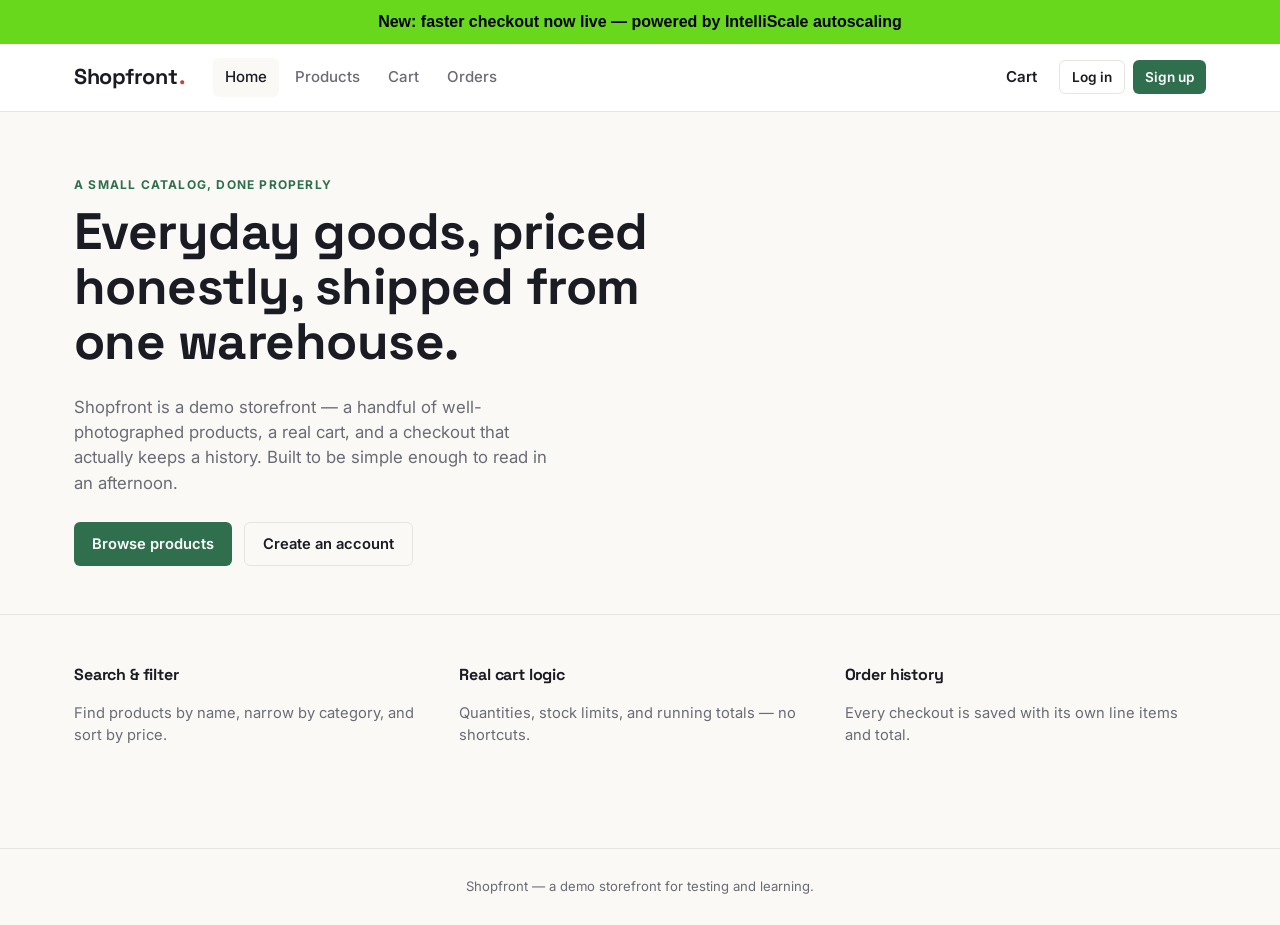
<file: frontend/index.html>
<!DOCTYPE html>
<html lang="en">
<head>
  <meta charset="UTF-8" />
  <meta name="viewport" content="width=device-width, initial-scale=1.0" />
  <title>Shopfront — Everyday goods, sorted</title>
  <link rel="preconnect" href="https://fonts.googleapis.com">
  <link href="https://fonts.googleapis.com/css2?family=Space+Grotesk:wght@500;700&family=Inter:wght@400;500;600;700&display=swap" rel="stylesheet">
  <link rel="stylesheet" href="css/style.css" />
</head>
<body>
  <div style="background:rgb(103, 216, 27);color:black;text-align:center;padding:10px;font-family:sans-serif;font-weight:600;">
   New: faster checkout now live — powered by IntelliScale autoscaling
  </div>

  <nav class="navbar">
    <div class="navbar-inner">
      <a class="navbar-logo" href="index.html">Shopfront<span class="dot">.</span></a>
      <div class="navbar-links">
        <a href="index.html">Home</a>
        <a href="products.html">Products</a>
        <a href="cart.html">Cart</a>
        <a href="orders.html">Orders</a>
      </div>
      <div class="navbar-right">
        <a class="cart-link" href="cart.html">
          Cart
          <span class="cart-badge" id="cart-count-badge" style="display:none;">0</span>
        </a>
        <div id="navbar-user-slot" style="display:flex; gap:8px;"></div>
      </div>
    </div>
  </nav>

  <header class="hero">
    <div class="container">
      <div class="eyebrow">A small catalog, done properly</div>
      <h1>Everyday goods, priced honestly, shipped from one warehouse.</h1>
      <p>Shopfront is a demo storefront — a handful of well-photographed products, a real cart, and a checkout that actually keeps a history. Built to be simple enough to read in an afternoon.</p>
      <div class="hero-actions">
        <a class="btn btn-primary" href="products.html">Browse products</a>
        <a class="btn btn-outline" href="register.html">Create an account</a>
      </div>
    </div>
  </header>

  <section class="container" style="padding: 48px 24px;">
    <div style="display:grid; grid-template-columns: repeat(auto-fit, minmax(220px,1fr)); gap: 24px;">
      <div>
        <h3 style="font-size:1rem;">Search &amp; filter</h3>
        <p style="color:var(--color-muted); font-size:0.92rem;">Find products by name, narrow by category, and sort by price.</p>
      </div>
      <div>
        <h3 style="font-size:1rem;">Real cart logic</h3>
        <p style="color:var(--color-muted); font-size:0.92rem;">Quantities, stock limits, and running totals — no shortcuts.</p>
      </div>
      <div>
        <h3 style="font-size:1rem;">Order history</h3>
        <p style="color:var(--color-muted); font-size:0.92rem;">Every checkout is saved with its own line items and total.</p>
      </div>
    </div>
  </section>

  <footer class="footer">Shopfront — a demo storefront for testing and learning.</footer>

  <script src="js/config.js"></script>
  <script src="js/api.js"></script>
  <script src="js/main.js"></script>
  <script>
    document.addEventListener("DOMContentLoaded", initPage);
  </script>
</body>
</html>
</file>
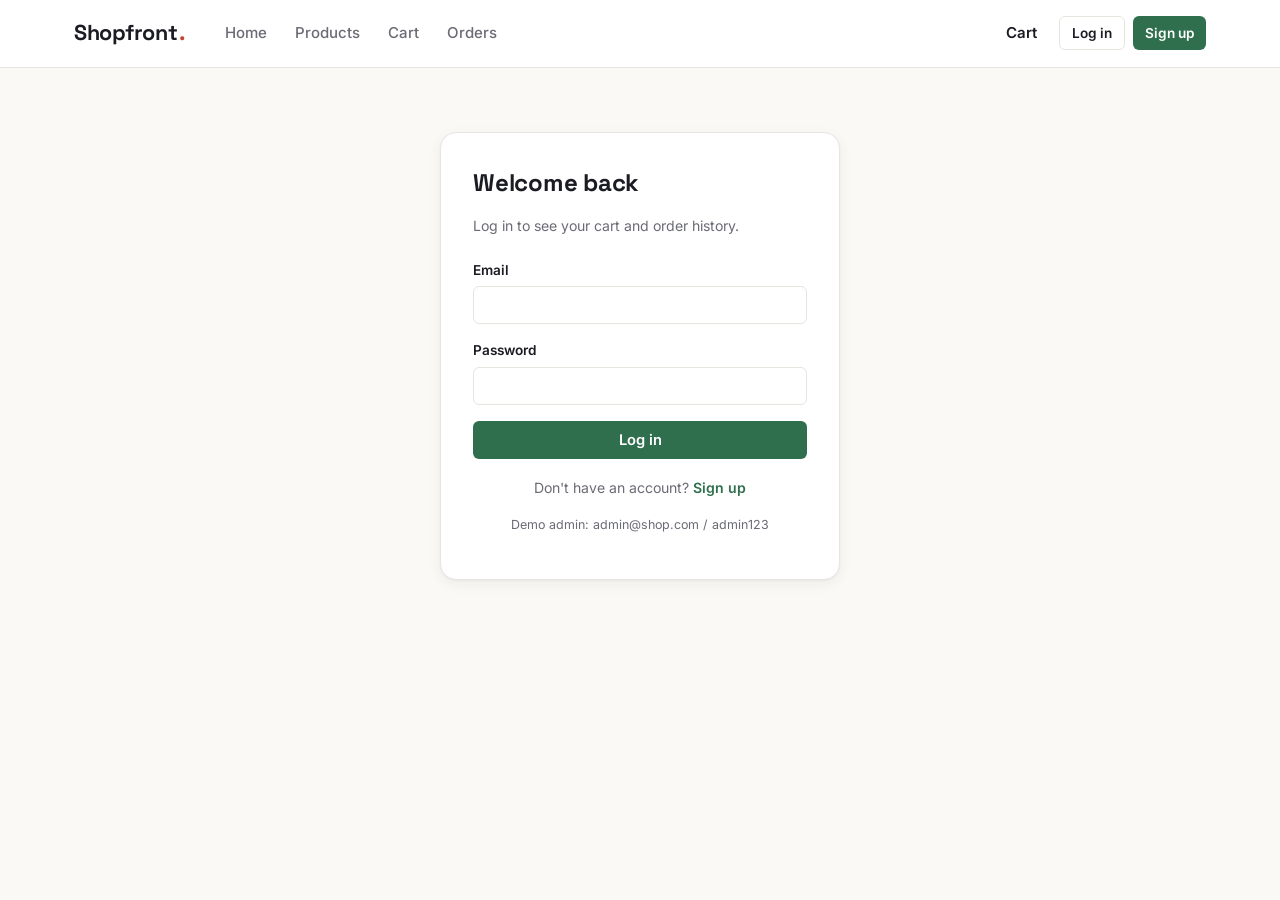
<file: frontend/login.html>
<!DOCTYPE html>
<html lang="en">
<head>
  <meta charset="UTF-8" />
  <meta name="viewport" content="width=device-width, initial-scale=1.0" />
  <title>Log in — Shopfront</title>
  <link rel="preconnect" href="https://fonts.googleapis.com">
  <link href="https://fonts.googleapis.com/css2?family=Space+Grotesk:wght@500;700&family=Inter:wght@400;500;600;700&display=swap" rel="stylesheet">
  <link rel="stylesheet" href="css/style.css" />
</head>
<body>

  <nav class="navbar">
    <div class="navbar-inner">
      <a class="navbar-logo" href="index.html">Shopfront<span class="dot">.</span></a>
      <div class="navbar-links">
        <a href="index.html">Home</a>
        <a href="products.html">Products</a>
        <a href="cart.html">Cart</a>
        <a href="orders.html">Orders</a>
      </div>
      <div class="navbar-right">
        <a class="cart-link" href="cart.html">
          Cart
          <span class="cart-badge" id="cart-count-badge" style="display:none;">0</span>
        </a>
        <div id="navbar-user-slot" style="display:flex; gap:8px;"></div>
      </div>
    </div>
  </nav>

  <div class="auth-wrap">
    <h2>Welcome back</h2>
    <p class="hint">Log in to see your cart and order history.</p>

    <div class="alert" id="auth-alert"></div>

    <form id="login-form">
      <div class="form-group">
        <label for="email">Email</label>
        <input class="form-input" type="email" id="email" required autocomplete="email" />
      </div>
      <div class="form-group">
        <label for="password">Password</label>
        <input class="form-input" type="password" id="password" required autocomplete="current-password" />
      </div>
      <button class="btn btn-primary btn-block" type="submit">Log in</button>
    </form>

    <p class="form-footer-link">Don't have an account? <a href="register.html">Sign up</a></p>
    <p class="form-footer-link" style="font-size:0.78rem;">Demo admin: admin@shop.com / admin123</p>
  </div>

  <script src="js/config.js"></script>
  <script src="js/api.js"></script>
  <script src="js/main.js"></script>
  <script src="js/auth.js"></script>
</body>
</html>
</file>
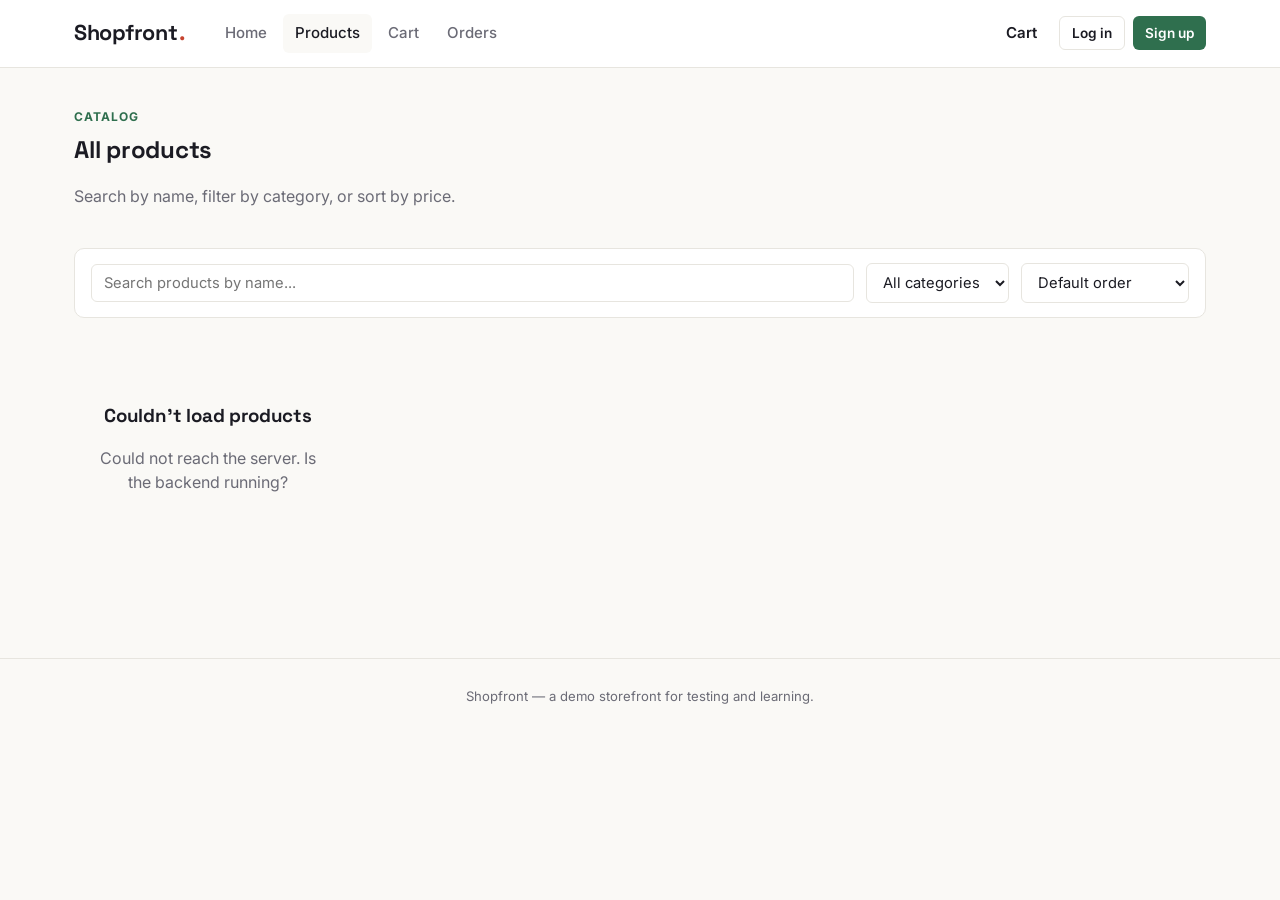
<file: frontend/products.html>
<!DOCTYPE html>
<html lang="en">
<head>
  <meta charset="UTF-8" />
  <meta name="viewport" content="width=device-width, initial-scale=1.0" />
  <title>Products — Shopfront</title>
  <link rel="preconnect" href="https://fonts.googleapis.com">
  <link href="https://fonts.googleapis.com/css2?family=Space+Grotesk:wght@500;700&family=Inter:wght@400;500;600;700&display=swap" rel="stylesheet">
  <link rel="stylesheet" href="css/style.css" />
</head>
<body>

  <nav class="navbar">
    <div class="navbar-inner">
      <a class="navbar-logo" href="index.html">Shopfront<span class="dot">.</span></a>
      <div class="navbar-links">
        <a href="index.html">Home</a>
        <a href="products.html">Products</a>
        <a href="cart.html">Cart</a>
        <a href="orders.html">Orders</a>
      </div>
      <div class="navbar-right">
        <a class="cart-link" href="cart.html">
          Cart
          <span class="cart-badge" id="cart-count-badge" style="display:none;">0</span>
        </a>
        <div id="navbar-user-slot" style="display:flex; gap:8px;"></div>
      </div>
    </div>
  </nav>

  <div class="container">
    <div class="page-header">
      <div class="eyebrow">Catalog</div>
      <h2>All products</h2>
      <p class="subtitle">Search by name, filter by category, or sort by price.</p>
    </div>

    <!-- Admin panel: hidden by default, shown by products.js only for admin users -->
    <div class="admin-panel" id="admin-panel" style="display:none;">
      <h4>Admin — add a product</h4>
      <form id="admin-add-form" class="admin-form-grid">
        <div class="form-group" style="margin:0;">
          <label>Name</label>
          <input class="form-input" id="admin-name" required />
        </div>
        <div class="form-group" style="margin:0;">
          <label>Category</label>
          <input class="form-input" id="admin-category" required />
        </div>
        <div class="form-group" style="margin:0;">
          <label>Price</label>
          <input class="form-input" id="admin-price" type="number" step="0.01" min="0" required />
        </div>
        <div class="form-group" style="margin:0;">
          <label>Quantity</label>
          <input class="form-input" id="admin-quantity" type="number" min="0" required />
        </div>
        <div class="form-group" style="margin:0;">
          <label>Image URL</label>
          <input class="form-input" id="admin-image" placeholder="https://..." />
        </div>
        <div class="form-group" style="margin:0; grid-column: 1 / -1;">
          <label>Description</label>
          <input class="form-input" id="admin-description" />
        </div>
        <button class="btn btn-primary" type="submit">Add product</button>
      </form>

      <h4 style="margin-top:22px;">Manage existing products</h4>
      <div style="overflow-x:auto;">
        <table class="admin-table">
          <thead>
            <tr><th>ID</th><th>Name</th><th>Category</th><th>Price</th><th>Qty</th><th>Actions</th></tr>
          </thead>
          <tbody id="admin-table-body"></tbody>
        </table>
      </div>
    </div>

    <div class="toolbar">
      <input type="text" id="filter-search" placeholder="Search products by name..." />
      <select id="filter-category"><option value="">All categories</option></select>
      <select id="filter-sort">
        <option value="">Default order</option>
        <option value="price_asc">Price: low to high</option>
        <option value="price_desc">Price: high to low</option>
      </select>
    </div>

    <div class="product-grid" id="product-grid"></div>
  </div>

  <footer class="footer">Shopfront — a demo storefront for testing and learning.</footer>

  <script src="js/config.js"></script>
  <script src="js/api.js"></script>
  <script src="js/main.js"></script>
  <script src="js/products.js"></script>
</body>
</html>
</file>
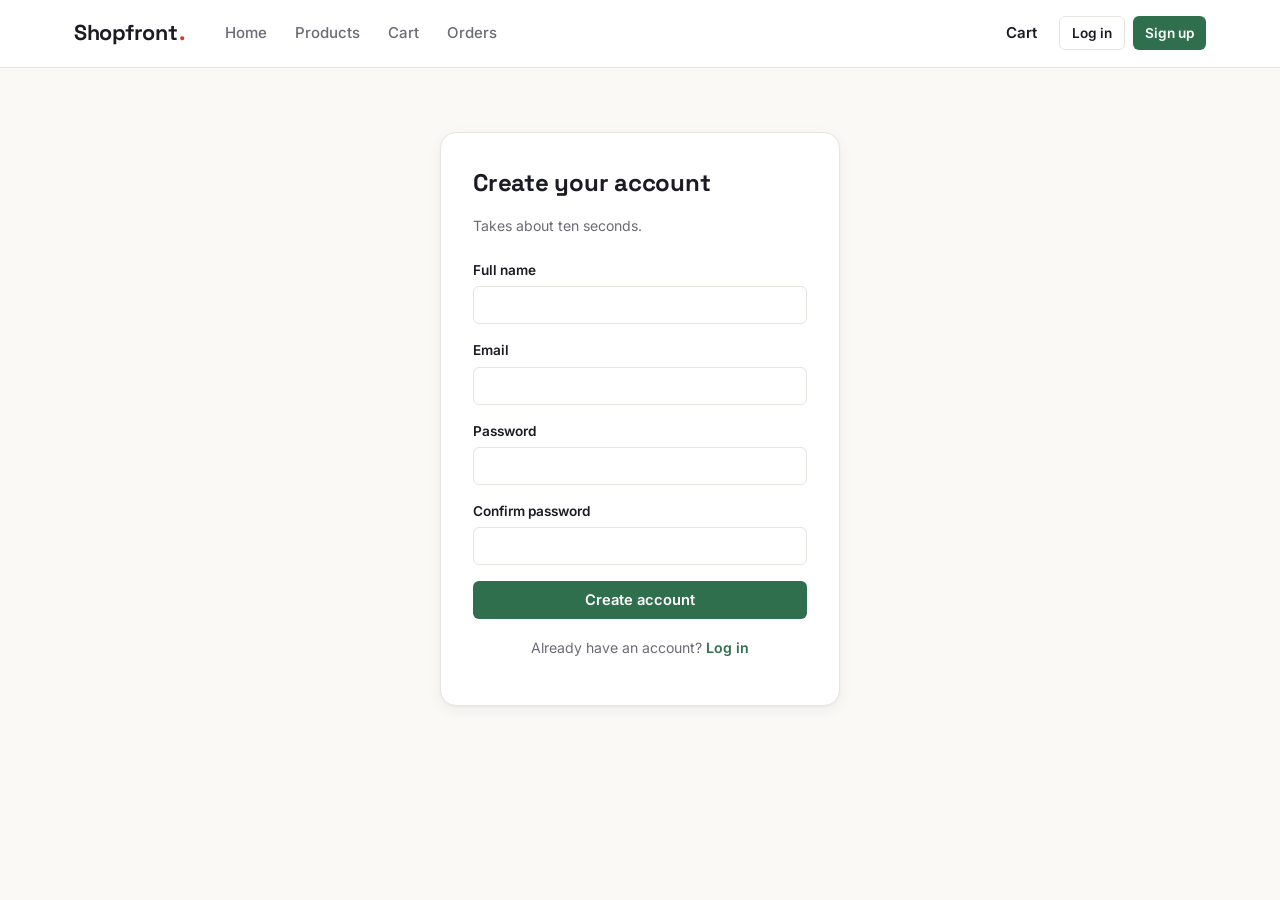
<file: frontend/register.html>
<!DOCTYPE html>
<html lang="en">
<head>
  <meta charset="UTF-8" />
  <meta name="viewport" content="width=device-width, initial-scale=1.0" />
  <title>Sign up — Shopfront</title>
  <link rel="preconnect" href="https://fonts.googleapis.com">
  <link href="https://fonts.googleapis.com/css2?family=Space+Grotesk:wght@500;700&family=Inter:wght@400;500;600;700&display=swap" rel="stylesheet">
  <link rel="stylesheet" href="css/style.css" />
</head>
<body>

  <nav class="navbar">
    <div class="navbar-inner">
      <a class="navbar-logo" href="index.html">Shopfront<span class="dot">.</span></a>
      <div class="navbar-links">
        <a href="index.html">Home</a>
        <a href="products.html">Products</a>
        <a href="cart.html">Cart</a>
        <a href="orders.html">Orders</a>
      </div>
      <div class="navbar-right">
        <a class="cart-link" href="cart.html">
          Cart
          <span class="cart-badge" id="cart-count-badge" style="display:none;">0</span>
        </a>
        <div id="navbar-user-slot" style="display:flex; gap:8px;"></div>
      </div>
    </div>
  </nav>

  <div class="auth-wrap">
    <h2>Create your account</h2>
    <p class="hint">Takes about ten seconds.</p>

    <div class="alert" id="auth-alert"></div>

    <form id="register-form">
      <div class="form-group">
        <label for="name">Full name</label>
        <input class="form-input" type="text" id="name" required autocomplete="name" />
      </div>
      <div class="form-group">
        <label for="email">Email</label>
        <input class="form-input" type="email" id="email" required autocomplete="email" />
      </div>
      <div class="form-group">
        <label for="password">Password</label>
        <input class="form-input" type="password" id="password" required minlength="6" autocomplete="new-password" />
      </div>
      <div class="form-group">
        <label for="confirm-password">Confirm password</label>
        <input class="form-input" type="password" id="confirm-password" required minlength="6" autocomplete="new-password" />
      </div>
      <button class="btn btn-primary btn-block" type="submit">Create account</button>
    </form>

    <p class="form-footer-link">Already have an account? <a href="login.html">Log in</a></p>
  </div>

  <script src="js/config.js"></script>
  <script src="js/api.js"></script>
  <script src="js/main.js"></script>
  <script src="js/auth.js"></script>
</body>
</html>
</file>
<file: frontend/css/style.css>
/* =========================================================================
   style.css
   Design tokens: warm paper background, deep ink text, forest-green
   primary (in-stock / confirm actions), a berry-red accent for cart/alerts.
   Signature element: prices are rendered as a small perforated "ticket
   stub" — a nod to physical price tags — used consistently for product
   prices and order totals.
   ========================================================================= */

:root {
  /* Color tokens */
  --color-bg: #FAF9F6;
  --color-surface: #FFFFFF;
  --color-ink: #1B1B23;
  --color-muted: #6B6B76;
  --color-border: #E7E5DF;
  --color-primary: #2F6F4E;      /* forest green: confirm / in-stock */
  --color-primary-dark: #234F38;
  --color-accent: #C6432F;       /* berry red: cart / alerts / sale */
  --color-accent-dark: #9B3423;
  --color-warning-bg: #FFF4E5;
  --color-warning-text: #8A5A00;

  /* Type tokens */
  --font-display: 'Space Grotesk', 'Segoe UI', sans-serif;
  --font-body: 'Inter', 'Segoe UI', sans-serif;

  /* Layout tokens */
  --radius-sm: 6px;
  --radius-md: 10px;
  --radius-lg: 16px;
  --shadow-card: 0 1px 2px rgba(27,27,35,0.04), 0 4px 14px rgba(27,27,35,0.06);
  --shadow-hover: 0 6px 20px rgba(27,27,35,0.10);
  --max-width: 1180px;
}

* { box-sizing: border-box; }

html, body {
  margin: 0;
  padding: 0;
  background: var(--color-bg);
  color: var(--color-ink);
  font-family: var(--font-body);
  font-size: 16px;
  line-height: 1.5;
  -webkit-font-smoothing: antialiased;
}

h1, h2, h3, h4 {
  font-family: var(--font-display);
  font-weight: 700;
  letter-spacing: -0.01em;
  margin: 0 0 0.5em 0;
}

a { color: inherit; text-decoration: none; }
img { max-width: 100%; display: block; }
button { font-family: var(--font-body); cursor: pointer; }

.container {
  max-width: var(--max-width);
  margin: 0 auto;
  padding: 0 24px;
}

/* ---------------------------------------------------------------------
   Navigation bar
   --------------------------------------------------------------------- */
.navbar {
  position: sticky;
  top: 0;
  z-index: 50;
  background: var(--color-surface);
  border-bottom: 1px solid var(--color-border);
}

.navbar-inner {
  max-width: var(--max-width);
  margin: 0 auto;
  padding: 14px 24px;
  display: flex;
  align-items: center;
  gap: 28px;
}

.navbar-logo {
  font-family: var(--font-display);
  font-weight: 700;
  font-size: 1.35rem;
  letter-spacing: -0.02em;
  display: flex;
  align-items: baseline;
  gap: 2px;
}
.navbar-logo .dot { color: var(--color-accent); }

.navbar-links {
  display: flex;
  gap: 4px;
  flex: 1;
}

.navbar-links a {
  padding: 8px 12px;
  border-radius: var(--radius-sm);
  font-size: 0.94rem;
  color: var(--color-muted);
  font-weight: 500;
  transition: background 0.15s, color 0.15s;
}
.navbar-links a:hover,
.navbar-links a.active {
  background: var(--color-bg);
  color: var(--color-ink);
}

.navbar-right {
  display: flex;
  align-items: center;
  gap: 10px;
}

.cart-link {
  position: relative;
  display: inline-flex;
  align-items: center;
  gap: 6px;
  padding: 8px 12px;
  border-radius: var(--radius-sm);
  font-weight: 600;
  font-size: 0.94rem;
}
.cart-link:hover { background: var(--color-bg); }

.cart-badge {
  position: absolute;
  top: -4px;
  right: -4px;
  background: var(--color-accent);
  color: white;
  font-size: 0.68rem;
  font-weight: 700;
  min-width: 18px;
  height: 18px;
  border-radius: 999px;
  display: flex;
  align-items: center;
  justify-content: center;
  padding: 0 4px;
}

.navbar-user {
  font-size: 0.9rem;
  color: var(--color-muted);
}

/* ---------------------------------------------------------------------
   Buttons
   --------------------------------------------------------------------- */
.btn {
  display: inline-flex;
  align-items: center;
  justify-content: center;
  gap: 6px;
  border: none;
  border-radius: var(--radius-sm);
  padding: 10px 18px;
  font-size: 0.92rem;
  font-weight: 600;
  transition: transform 0.08s ease, box-shadow 0.15s ease, background 0.15s;
}
.btn:active { transform: scale(0.98); }

.btn-primary {
  background: var(--color-primary);
  color: white;
}
.btn-primary:hover { background: var(--color-primary-dark); }
.btn-primary:disabled { background: #B7C9BF; cursor: not-allowed; }

.btn-accent {
  background: var(--color-accent);
  color: white;
}
.btn-accent:hover { background: var(--color-accent-dark); }

.btn-outline {
  background: transparent;
  border: 1.5px solid var(--color-border);
  color: var(--color-ink);
}
.btn-outline:hover { border-color: var(--color-ink); }

.btn-ghost {
  background: transparent;
  color: var(--color-accent);
  padding: 6px 8px;
}
.btn-ghost:hover { text-decoration: underline; }

.btn-block { width: 100%; }
.btn-sm { padding: 6px 12px; font-size: 0.85rem; }

/* ---------------------------------------------------------------------
   Page header
   --------------------------------------------------------------------- */
.page-header {
  padding: 40px 0 24px;
}
.page-header .eyebrow {
  text-transform: uppercase;
  letter-spacing: 0.08em;
  font-size: 0.75rem;
  font-weight: 700;
  color: var(--color-primary);
  margin-bottom: 6px;
}
.page-header p.subtitle {
  color: var(--color-muted);
  max-width: 560px;
}

/* ---------------------------------------------------------------------
   Ticket-stub price (signature element)
   --------------------------------------------------------------------- */
.price-ticket {
  display: inline-flex;
  align-items: center;
  position: relative;
  background: var(--color-ink);
  color: white;
  font-family: var(--font-display);
  font-weight: 700;
  font-size: 1rem;
  padding: 5px 12px 5px 14px;
  border-radius: 3px 8px 8px 3px;
}
.price-ticket::before {
  content: "";
  position: absolute;
  left: -4px;
  top: 50%;
  transform: translateY(-50%);
  width: 8px;
  height: 8px;
  border-radius: 50%;
  background: var(--color-bg);
  border: 1.5px solid var(--color-ink);
}
.price-ticket.lg { font-size: 1.3rem; padding: 8px 16px 8px 18px; }

/* ---------------------------------------------------------------------
   Product grid + cards
   --------------------------------------------------------------------- */
.toolbar {
  display: flex;
  flex-wrap: wrap;
  gap: 12px;
  align-items: center;
  margin-bottom: 24px;
  padding: 14px 16px;
  background: var(--color-surface);
  border: 1px solid var(--color-border);
  border-radius: var(--radius-md);
}

.toolbar input[type="text"],
.toolbar select,
.form-input,
.form-textarea,
.form-select {
  font-family: var(--font-body);
  font-size: 0.92rem;
  padding: 9px 12px;
  border: 1.5px solid var(--color-border);
  border-radius: var(--radius-sm);
  background: var(--color-surface);
  color: var(--color-ink);
}
.toolbar input[type="text"] { flex: 1; min-width: 180px; }
.toolbar input:focus, .toolbar select:focus,
.form-input:focus, .form-textarea:focus, .form-select:focus {
  outline: 2px solid var(--color-primary);
  outline-offset: 1px;
}

.product-grid {
  display: grid;
  grid-template-columns: repeat(auto-fill, minmax(230px, 1fr));
  gap: 20px;
  padding-bottom: 48px;
}

.product-card {
  background: var(--color-surface);
  border: 1px solid var(--color-border);
  border-radius: var(--radius-lg);
  overflow: hidden;
  display: flex;
  flex-direction: column;
  box-shadow: var(--shadow-card);
  transition: box-shadow 0.15s ease, transform 0.15s ease;
}
.product-card:hover {
  box-shadow: var(--shadow-hover);
  transform: translateY(-2px);
}

.product-card .thumb {
  aspect-ratio: 1 / 1;
  width: 100%;
  background: var(--color-bg);
  overflow: hidden;
}
.product-card .thumb img {
  width: 100%;
  height: 100%;
  object-fit: cover;
}

.product-card .body {
  padding: 14px 16px 16px;
  display: flex;
  flex-direction: column;
  gap: 8px;
  flex: 1;
}

.product-card .category {
  text-transform: uppercase;
  font-size: 0.68rem;
  font-weight: 700;
  letter-spacing: 0.06em;
  color: var(--color-muted);
}

.product-card h3 { font-size: 1.02rem; margin: 0; }

.product-card .desc {
  font-size: 0.85rem;
  color: var(--color-muted);
  flex: 1;
  display: -webkit-box;
  -webkit-line-clamp: 2;
  -webkit-box-orient: vertical;
  overflow: hidden;
}

.product-card .footer-row {
  display: flex;
  align-items: center;
  justify-content: space-between;
  margin-top: 4px;
}

.stock-pill {
  font-size: 0.72rem;
  font-weight: 600;
  padding: 3px 8px;
  border-radius: 999px;
}
.stock-pill.in { background: #E4F1E9; color: var(--color-primary-dark); }
.stock-pill.out { background: #F5E4E1; color: var(--color-accent-dark); }

/* ---------------------------------------------------------------------
   Forms / Auth pages
   --------------------------------------------------------------------- */
.auth-wrap {
  max-width: 400px;
  margin: 64px auto;
  background: var(--color-surface);
  border: 1px solid var(--color-border);
  border-radius: var(--radius-lg);
  padding: 32px;
  box-shadow: var(--shadow-card);
}
.auth-wrap h2 { margin-bottom: 6px; }
.auth-wrap p.hint { color: var(--color-muted); font-size: 0.88rem; margin-bottom: 24px; }

.form-group { margin-bottom: 16px; }
.form-group label {
  display: block;
  font-size: 0.85rem;
  font-weight: 600;
  margin-bottom: 6px;
}
.form-input, .form-select, .form-textarea { width: 100%; }
.form-textarea { resize: vertical; min-height: 80px; }

.form-footer-link {
  text-align: center;
  margin-top: 18px;
  font-size: 0.88rem;
  color: var(--color-muted);
}
.form-footer-link a { color: var(--color-primary); font-weight: 600; }

/* ---------------------------------------------------------------------
   Alerts / toasts / loading
   --------------------------------------------------------------------- */
.alert {
  padding: 12px 14px;
  border-radius: var(--radius-sm);
  font-size: 0.9rem;
  margin-bottom: 16px;
  display: none;
}
.alert.show { display: block; }
.alert-error { background: #FBEAE7; color: var(--color-accent-dark); border: 1px solid #F0C7BF; }
.alert-success { background: #E4F1E9; color: var(--color-primary-dark); border: 1px solid #BFDCCB; }
.alert-warning { background: var(--color-warning-bg); color: var(--color-warning-text); border: 1px solid #F0DDB0; }

#toast-container {
  position: fixed;
  bottom: 20px;
  right: 20px;
  z-index: 999;
  display: flex;
  flex-direction: column;
  gap: 8px;
}
.toast {
  padding: 12px 18px;
  border-radius: var(--radius-sm);
  color: white;
  font-size: 0.9rem;
  font-weight: 500;
  box-shadow: var(--shadow-hover);
  animation: toast-in 0.2s ease;
  min-width: 220px;
}
.toast.success { background: var(--color-primary); }
.toast.error { background: var(--color-accent); }
@keyframes toast-in {
  from { opacity: 0; transform: translateY(8px); }
  to { opacity: 1; transform: translateY(0); }
}

.spinner {
  width: 28px;
  height: 28px;
  border: 3px solid var(--color-border);
  border-top-color: var(--color-primary);
  border-radius: 50%;
  animation: spin 0.7s linear infinite;
  margin: 40px auto;
}
@keyframes spin { to { transform: rotate(360deg); } }

.loading-row { display: flex; justify-content: center; padding: 40px 0; }

.empty-state {
  text-align: center;
  padding: 60px 20px;
  color: var(--color-muted);
}
.empty-state h3 { color: var(--color-ink); }

/* ---------------------------------------------------------------------
   Cart page
   --------------------------------------------------------------------- */
.cart-layout {
  display: grid;
  grid-template-columns: 1fr 300px;
  gap: 28px;
  align-items: start;
  padding-bottom: 48px;
}
@media (max-width: 760px) {
  .cart-layout { grid-template-columns: 1fr; }
}

.cart-item {
  display: flex;
  gap: 14px;
  align-items: center;
  background: var(--color-surface);
  border: 1px solid var(--color-border);
  border-radius: var(--radius-md);
  padding: 12px;
  margin-bottom: 12px;
}
.cart-item .thumb {
  width: 68px;
  height: 68px;
  border-radius: var(--radius-sm);
  overflow: hidden;
  flex-shrink: 0;
  background: var(--color-bg);
}
.cart-item .thumb img { width: 100%; height: 100%; object-fit: cover; }
.cart-item .info { flex: 1; min-width: 0; }
.cart-item .info h4 { margin: 0 0 2px; font-size: 0.98rem; }
.cart-item .info .cat { font-size: 0.78rem; color: var(--color-muted); }

.qty-control {
  display: flex;
  align-items: center;
  gap: 8px;
  border: 1px solid var(--color-border);
  border-radius: var(--radius-sm);
  padding: 2px;
}
.qty-control button {
  width: 26px;
  height: 26px;
  border: none;
  background: var(--color-bg);
  border-radius: 4px;
  font-weight: 700;
  font-size: 1rem;
  line-height: 1;
}
.qty-control span { min-width: 20px; text-align: center; font-weight: 600; font-size: 0.9rem; }

.summary-card {
  background: var(--color-surface);
  border: 1px solid var(--color-border);
  border-radius: var(--radius-md);
  padding: 20px;
  position: sticky;
  top: 84px;
}
.summary-row {
  display: flex;
  justify-content: space-between;
  margin-bottom: 10px;
  font-size: 0.92rem;
  color: var(--color-muted);
}
.summary-row.total {
  color: var(--color-ink);
  font-weight: 700;
  font-size: 1.05rem;
  border-top: 1px dashed var(--color-border);
  padding-top: 12px;
  margin-top: 12px;
}

/* ---------------------------------------------------------------------
   Orders
   --------------------------------------------------------------------- */
.order-card {
  background: var(--color-surface);
  border: 1px solid var(--color-border);
  border-radius: var(--radius-md);
  padding: 18px 20px;
  margin-bottom: 16px;
}
.order-card .order-head {
  display: flex;
  justify-content: space-between;
  align-items: center;
  margin-bottom: 12px;
  padding-bottom: 12px;
  border-bottom: 1px solid var(--color-border);
}
.order-card .order-head .oid { font-weight: 700; }
.order-card .order-head .odate { font-size: 0.82rem; color: var(--color-muted); }
.order-line {
  display: flex;
  justify-content: space-between;
  font-size: 0.9rem;
  padding: 4px 0;
  color: var(--color-muted);
}
.order-line span:first-child { color: var(--color-ink); }

/* ---------------------------------------------------------------------
   Admin section (on products page for admins)
   --------------------------------------------------------------------- */
.admin-panel {
  background: var(--color-surface);
  border: 1px dashed var(--color-primary);
  border-radius: var(--radius-md);
  padding: 18px 20px;
  margin-bottom: 24px;
}
.admin-panel h4 { margin-bottom: 12px; }
.admin-form-grid {
  display: grid;
  grid-template-columns: repeat(auto-fit, minmax(140px, 1fr));
  gap: 10px;
  align-items: end;
}
.admin-table {
  width: 100%;
  border-collapse: collapse;
  font-size: 0.88rem;
}
.admin-table th, .admin-table td {
  text-align: left;
  padding: 8px 10px;
  border-bottom: 1px solid var(--color-border);
}
.admin-table th { color: var(--color-muted); font-weight: 600; font-size: 0.78rem; text-transform: uppercase; }
.admin-table input { width: 70px; padding: 4px 6px; border: 1px solid var(--color-border); border-radius: 4px; }

/* ---------------------------------------------------------------------
   Hero (home page)
   --------------------------------------------------------------------- */
.hero {
  padding: 64px 0 48px;
  border-bottom: 1px solid var(--color-border);
}
.hero .eyebrow {
  text-transform: uppercase;
  letter-spacing: 0.1em;
  font-size: 0.75rem;
  font-weight: 700;
  color: var(--color-primary);
  margin-bottom: 10px;
}
.hero h1 {
  font-size: clamp(2rem, 4.5vw, 3.2rem);
  max-width: 640px;
  line-height: 1.08;
}
.hero p {
  color: var(--color-muted);
  max-width: 480px;
  margin: 14px 0 26px;
  font-size: 1.05rem;
}
.hero-actions { display: flex; gap: 12px; }

.footer {
  padding: 28px 0;
  text-align: center;
  color: var(--color-muted);
  font-size: 0.82rem;
  border-top: 1px solid var(--color-border);
  margin-top: 40px;
}

@media (max-width: 640px) {
  .navbar-inner { flex-wrap: wrap; gap: 10px; }
  .navbar-links { order: 3; width: 100%; overflow-x: auto; }
}
</file>
